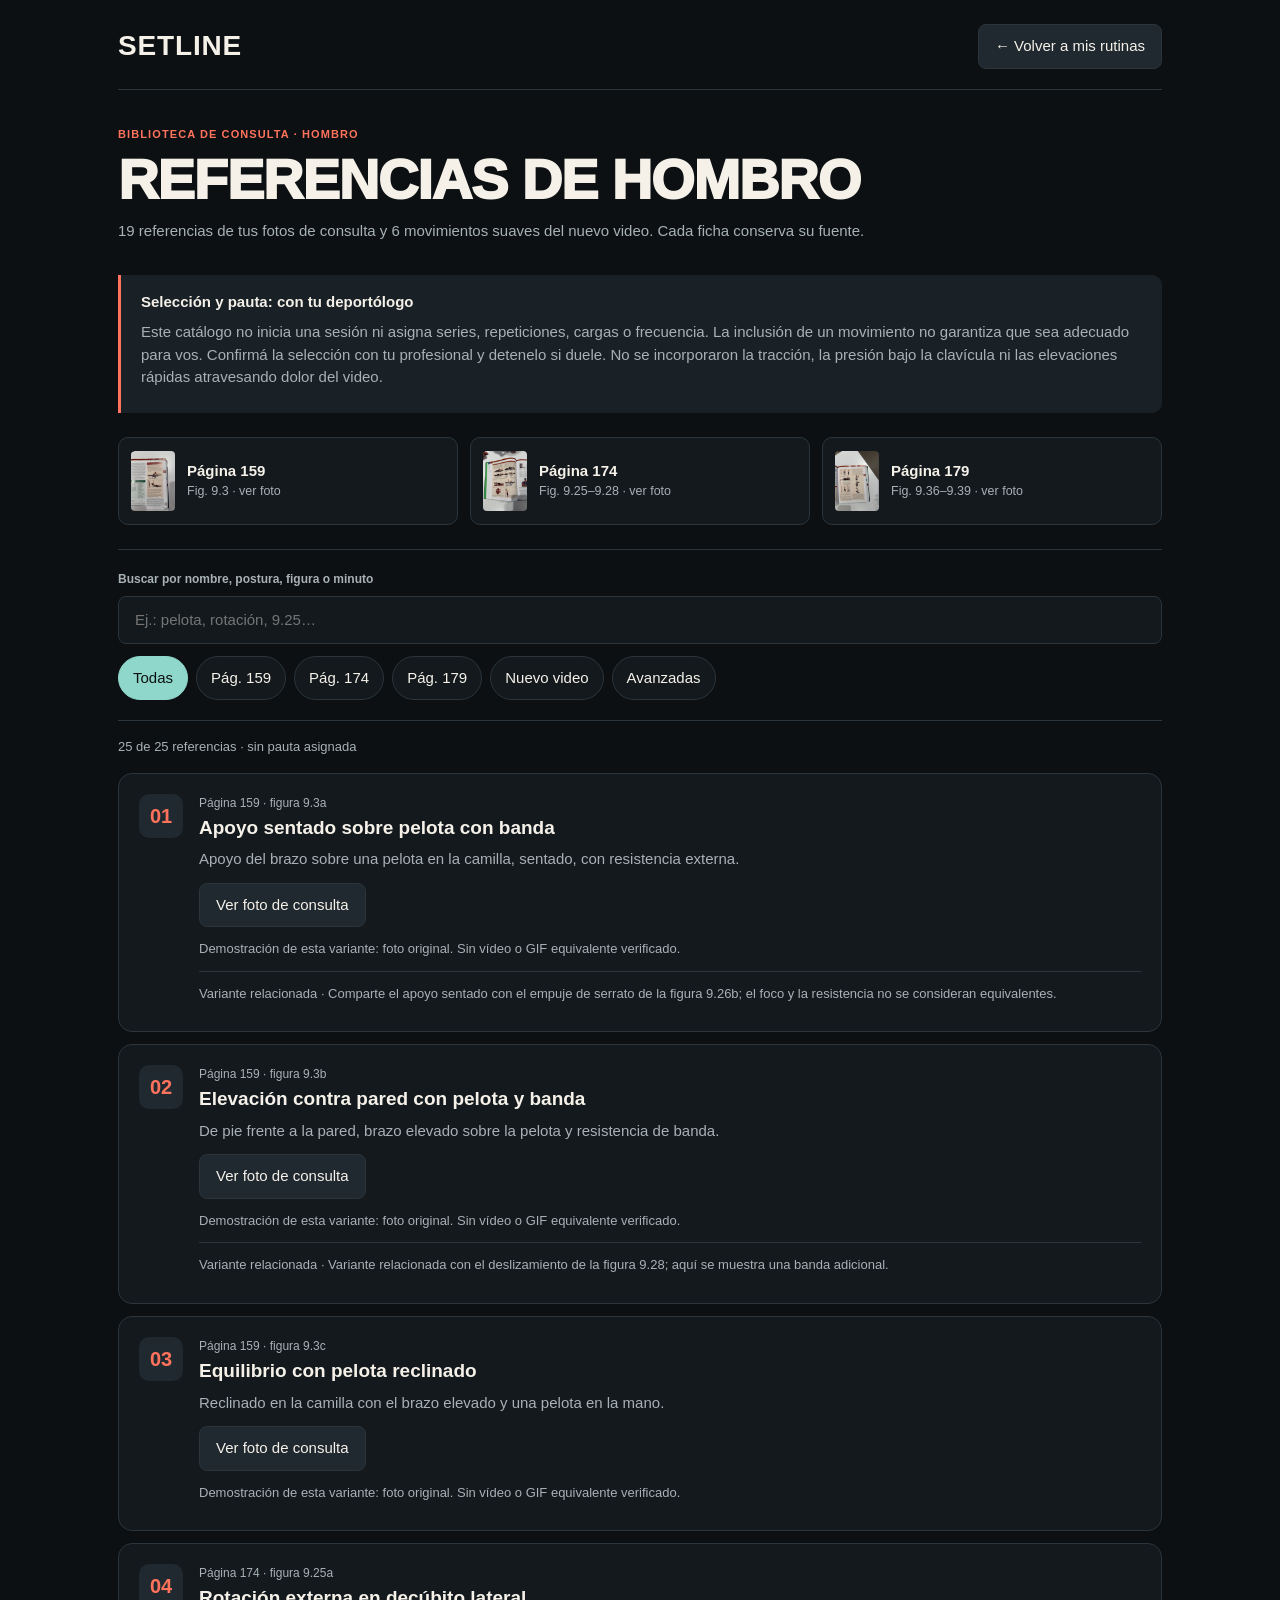
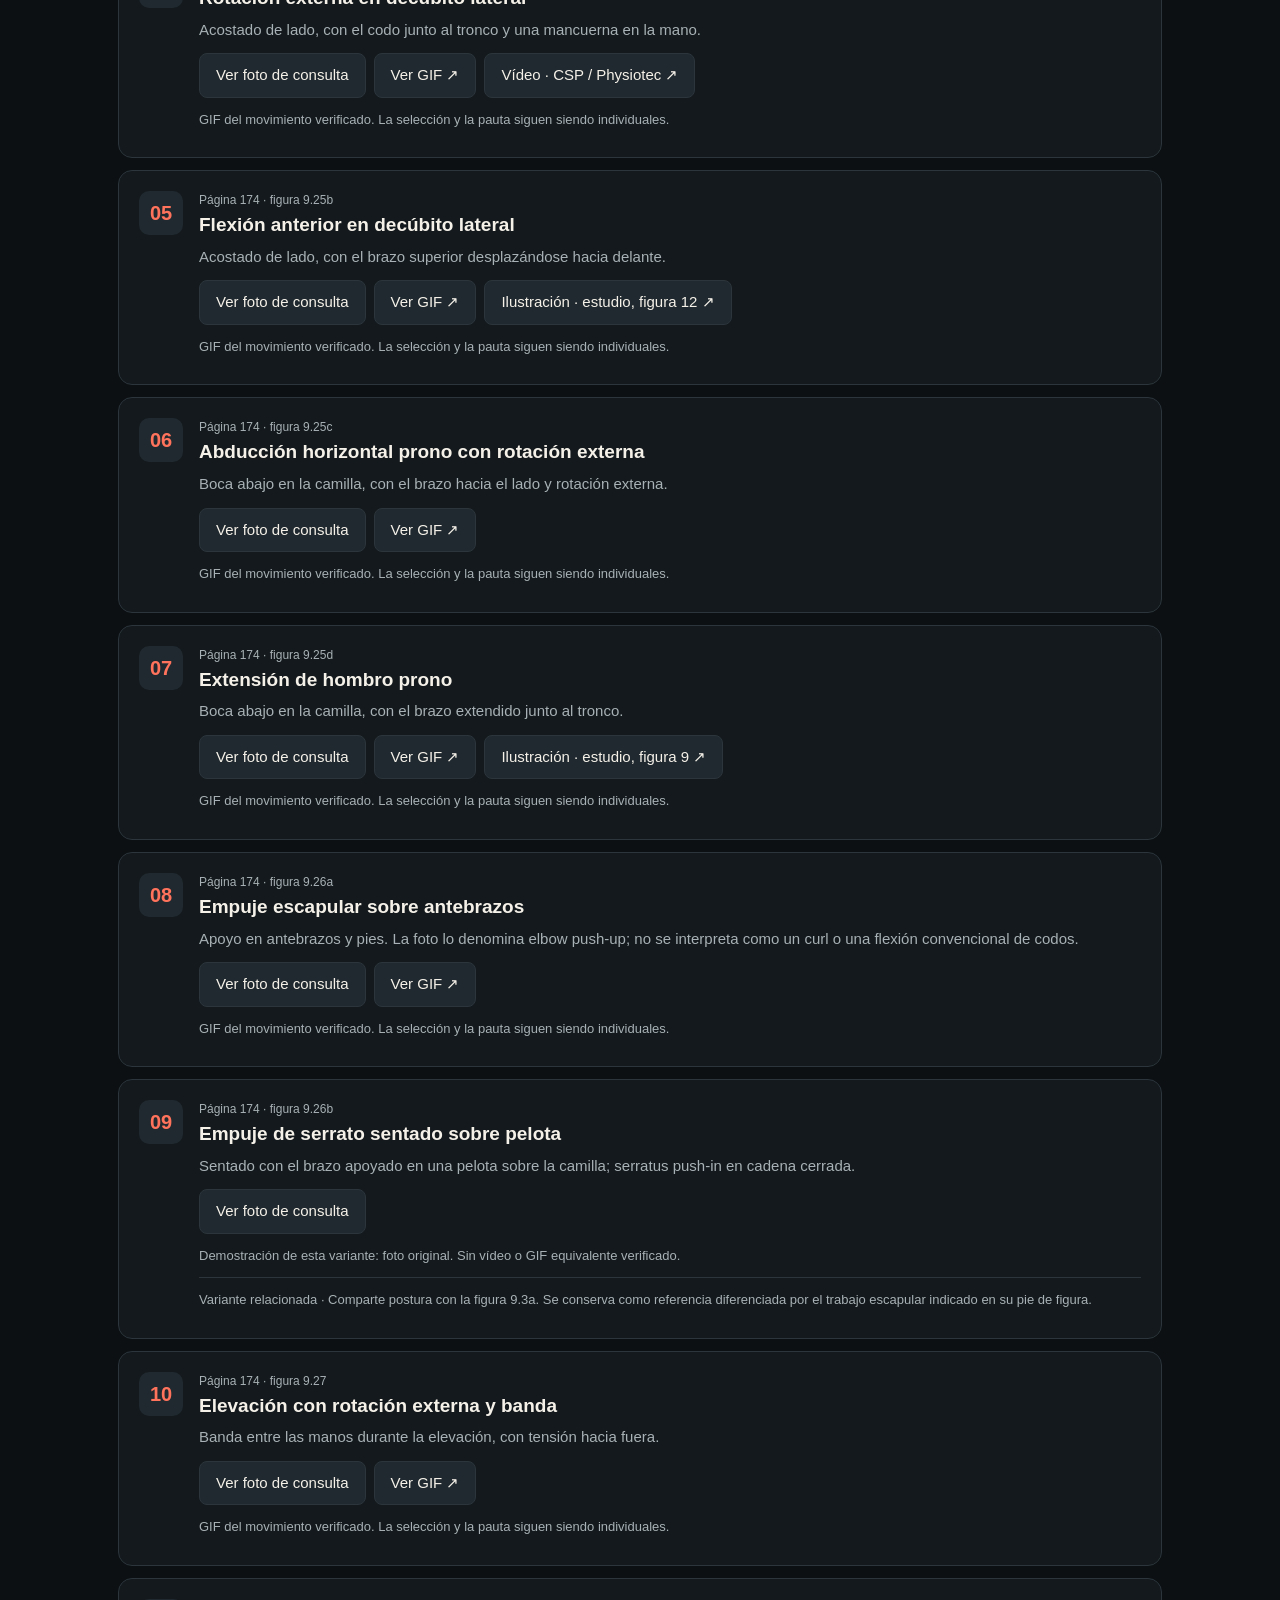
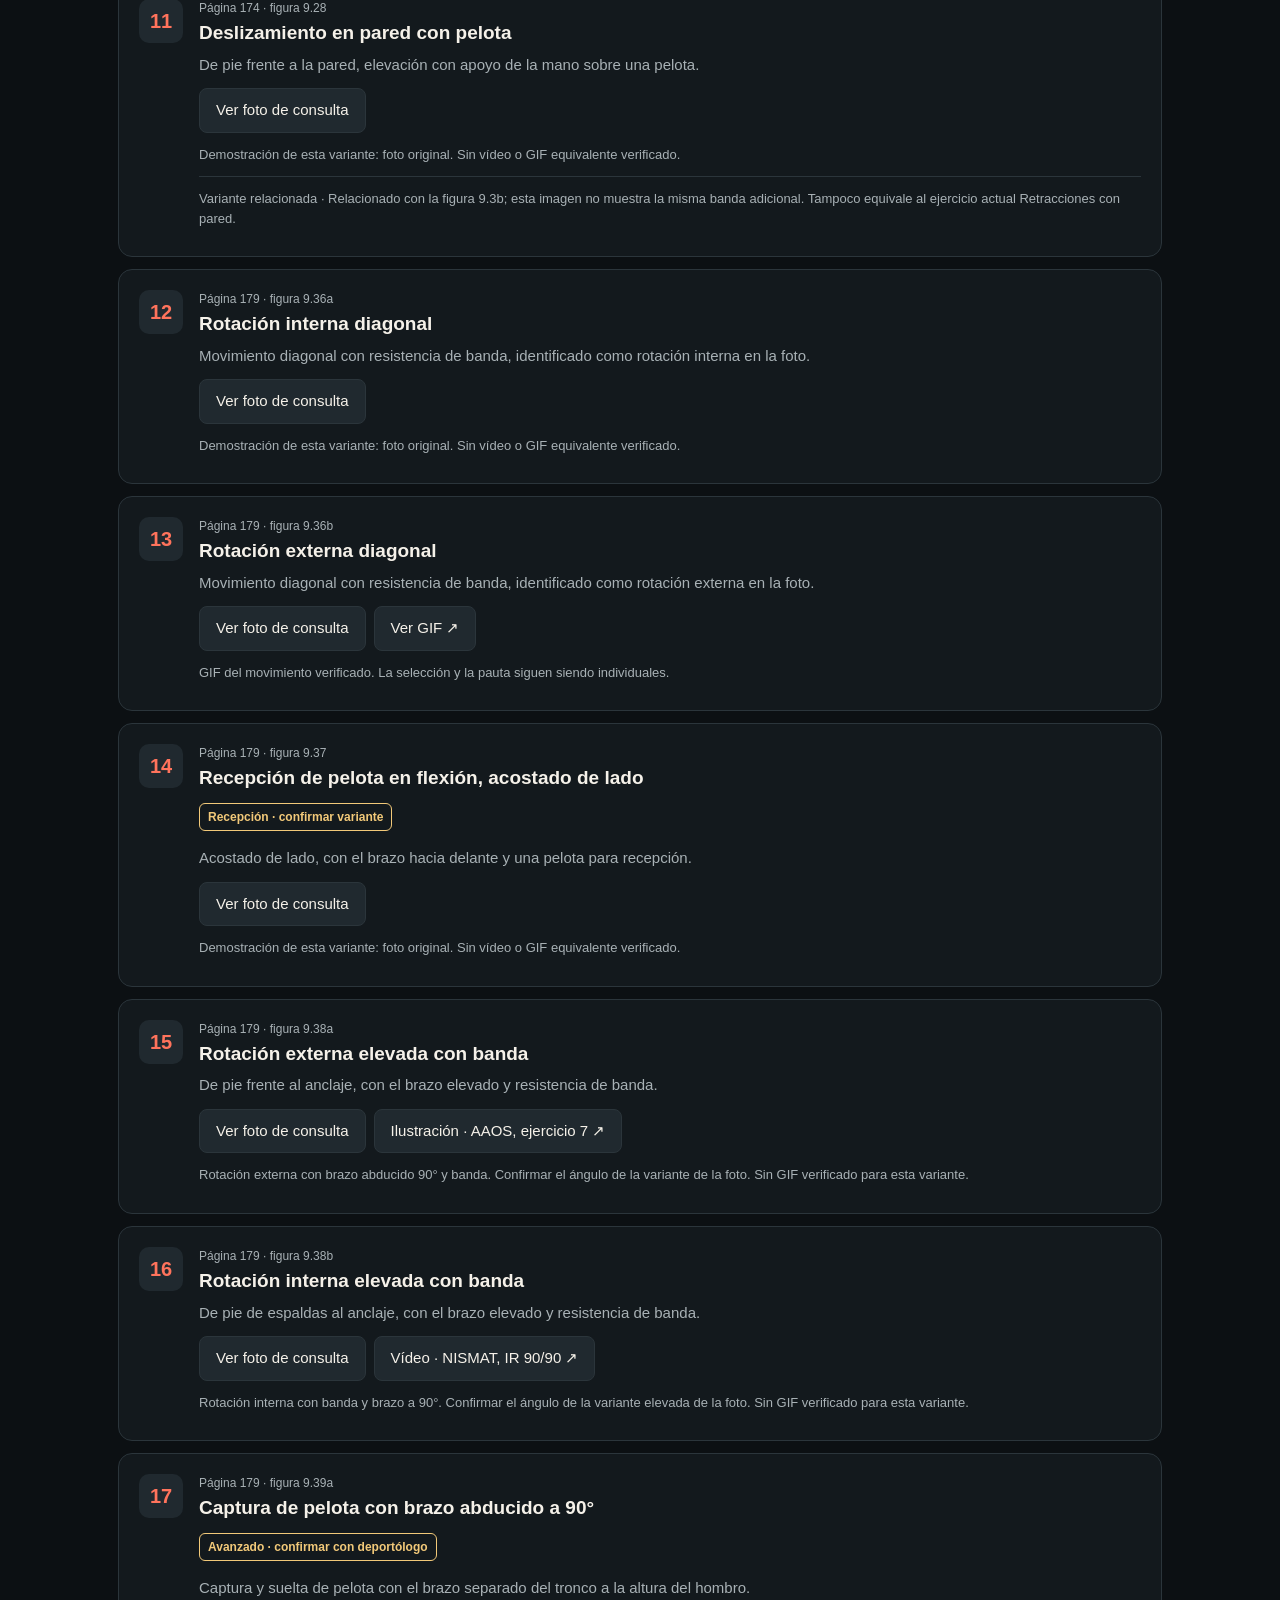
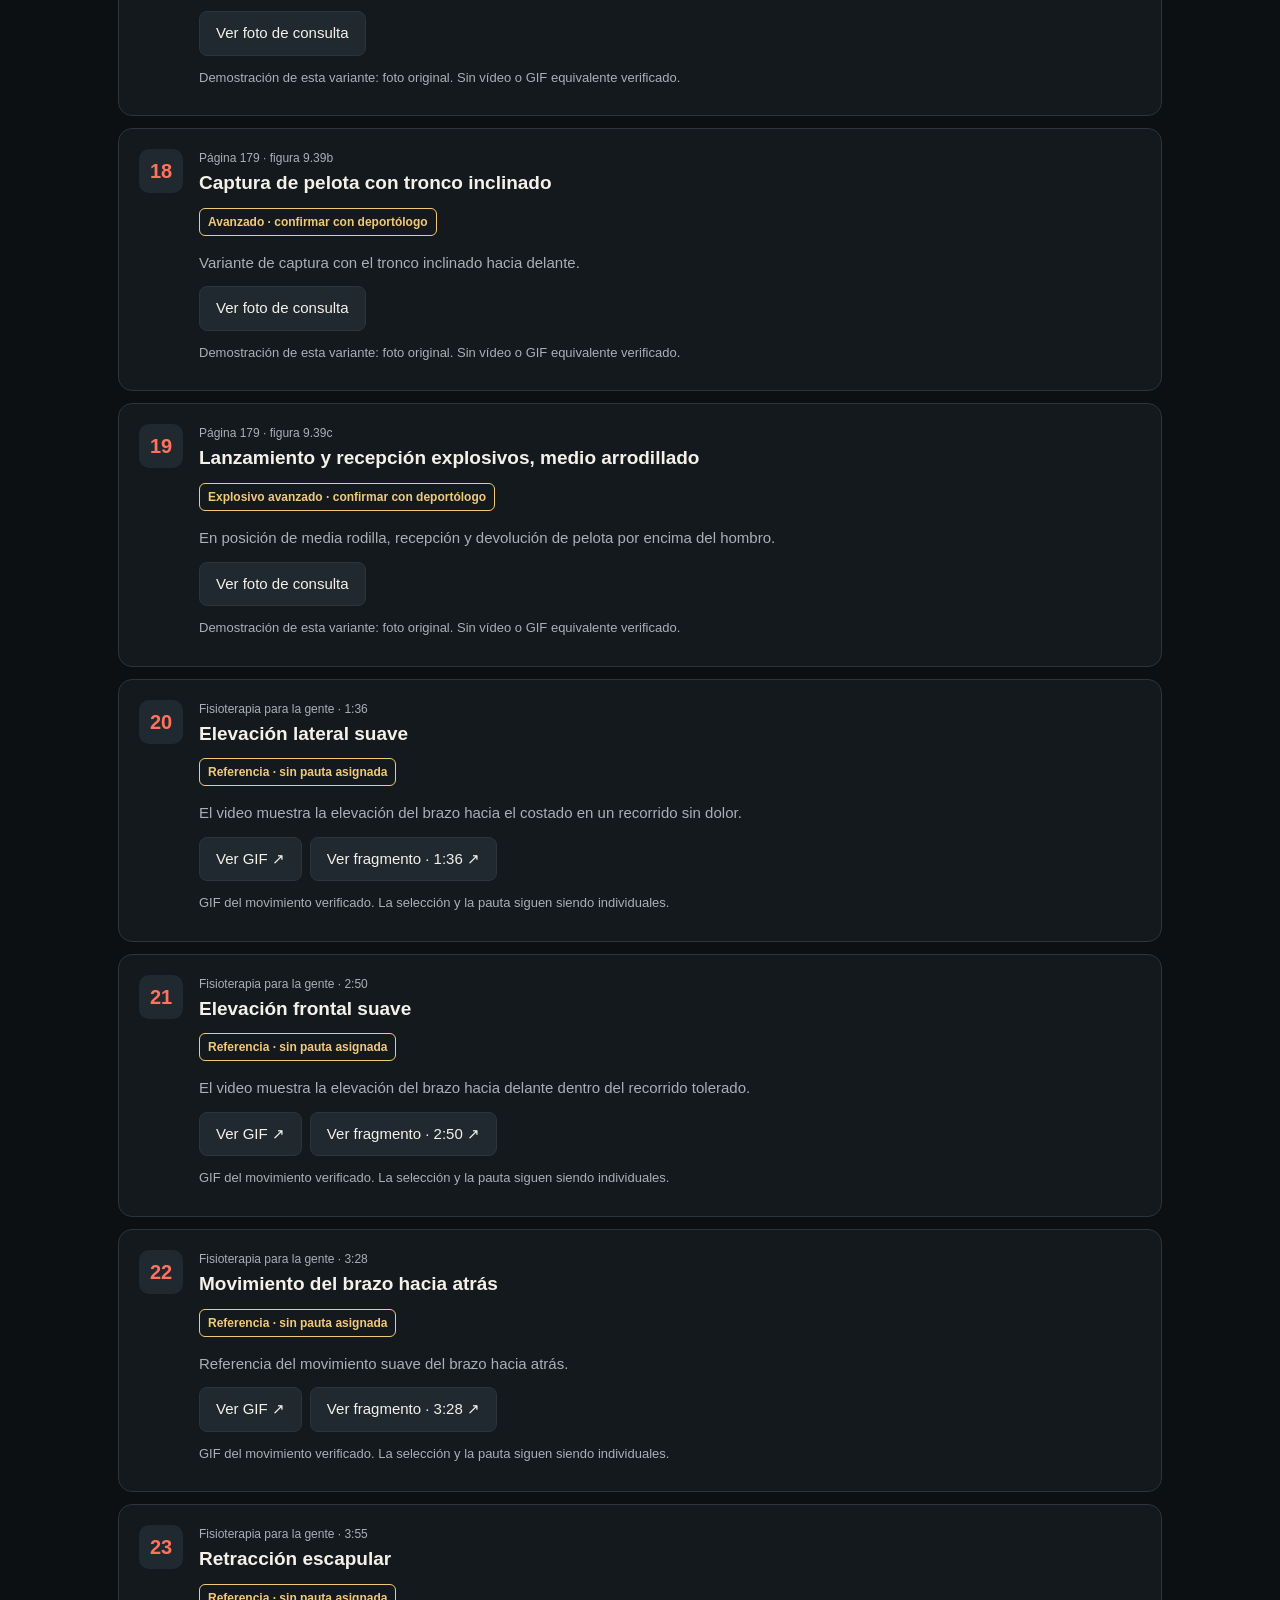
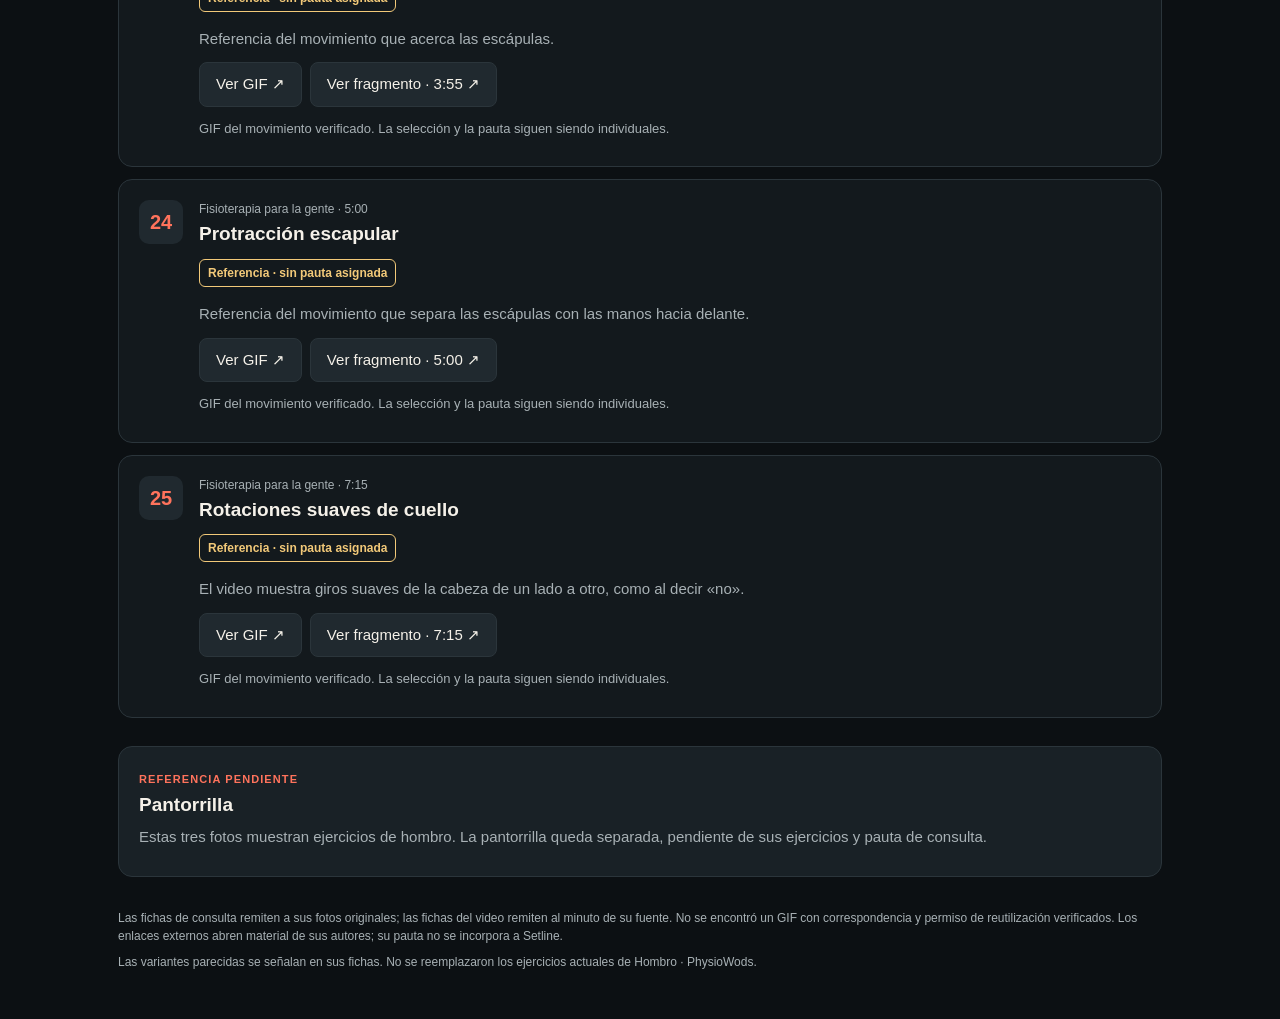
<file: catalog.html>
<!doctype html>
<html lang="es">
<head>
  <meta charset="utf-8">
  <meta name="viewport" content="width=device-width, initial-scale=1, viewport-fit=cover">
  <meta name="theme-color" content="#0c1013">
  <title>Setline — Referencias de hombro</title>
  <link rel="icon" href="./assets/icons/icon.svg" type="image/svg+xml">
  <link rel="manifest" href="./manifest.webmanifest">
  <style>
    :root { color-scheme: dark; --bg:#0c1013; --surface:#13191d; --raised:#192126; --soft:#20292f; --line:#2b353b; --text:#f5f1e9; --muted:#a8b1b5; --accent:#ff735c; --mint:#8ed7ca; --amber:#f2c979; }
    * { box-sizing:border-box; } [hidden] { display:none !important; }
    body { margin:0; background:var(--bg); color:var(--text); font:15px/1.5 ui-sans-serif,-apple-system,BlinkMacSystemFont,"Segoe UI",sans-serif; }
    button,input,a { font:inherit; touch-action:manipulation; } button { cursor:pointer; } a { color:var(--mint); } button,input { color:inherit; }
    :focus-visible { outline:3px solid var(--mint); outline-offset:3px; }
    .skip { position:fixed; top:-100px; left:8px; z-index:5; padding:12px; background:var(--text); color:var(--bg); } .skip:focus { top:8px; }
    .shell { max-width:1100px; margin:auto; padding:24px 28px max(40px,env(safe-area-inset-bottom)); }
    .top { display:flex; align-items:center; justify-content:space-between; gap:16px; border-bottom:1px solid var(--line); padding-bottom:20px; }
    .brand { color:var(--text); text-decoration:none; font-family:"DIN Condensed","Arial Narrow",sans-serif; font-size:28px; font-weight:900; letter-spacing:.03em; }
    .button { display:inline-flex; align-items:center; justify-content:center; min-height:44px; padding:10px 16px; border:1px solid var(--line); border-radius:8px; background:var(--soft); color:var(--text); text-decoration:none; }
    .button:hover { border-color:var(--mint); } .eyebrow { color:var(--accent); font-size:11px; letter-spacing:.1em; font-weight:800; text-transform:uppercase; }
    .intro { padding:32px 0 24px; max-width:760px; } h1 { margin:8px 0 12px; font:950 clamp(34px,6vw,56px)/1 "DIN Condensed","Avenir Next Condensed","Arial Narrow",sans-serif; text-transform:uppercase; letter-spacing:-.02em; } p { margin:8px 0; }
    .intro p,.note { color:var(--muted); } .callout { border-left:3px solid var(--accent); background:var(--raised); padding:16px 20px; border-radius:0 10px 10px 0; } .callout p { color:var(--muted); }
    .sources { display:flex; gap:12px; flex-wrap:wrap; margin:24px 0; } .source { flex:1; display:flex; align-items:center; gap:12px; padding:12px; background:var(--surface); border:1px solid var(--line); border-radius:10px; text-align:left; min-width:210px; min-height:88px; }
    .source img { width:44px; height:60px; object-fit:cover; border-radius:4px; } .source strong,.source small { display:block; } .source small { color:var(--muted); } .source:hover { border-color:var(--mint); }
    .tools { padding:20px 0; border-top:1px solid var(--line); border-bottom:1px solid var(--line); } label { display:block; font-size:12px; color:var(--muted); font-weight:700; margin-bottom:8px; } input { width:100%; min-height:48px; padding:12px 16px; background:var(--surface); border:1px solid var(--line); border-radius:8px; }
    .filters { display:flex; gap:8px; flex-wrap:wrap; margin-top:12px; } .filter { min-height:44px; padding:8px 14px; border-radius:24px; border:1px solid var(--line); background:var(--surface); } .filter[aria-pressed="true"] { background:var(--mint); border-color:var(--mint); color:var(--bg); }
    .count { color:var(--muted); font-size:13px; margin:16px 0; } .list { list-style:none; padding:0; margin:0; display:grid; gap:12px; }
    .card { display:grid; grid-template-columns:44px minmax(0,1fr); gap:16px; padding:20px; background:var(--surface); border:1px solid var(--line); border-radius:14px; } .number { display:grid; place-items:center; width:44px; height:44px; background:var(--soft); color:var(--accent); border-radius:10px; font-size:20px; font-weight:900; font-variant-numeric:tabular-nums; }
    h2 { margin:4px 0 8px; font-size:19px; line-height:1.3; } .meta { font-size:12px; color:var(--muted); } .description { color:var(--muted); margin-bottom:12px; } .tag { display:inline-block; margin:4px 0 8px; padding:4px 8px; border:1px solid var(--amber); border-radius:6px; color:var(--amber); font-size:12px; font-weight:700; }
    .actions { display:flex; flex-wrap:wrap; gap:8px; } .media-note,.related { color:var(--muted); font-size:13px; margin-top:12px; } .related { padding-top:12px; border-top:1px solid var(--line); }
    .empty { padding:24px; background:var(--surface); border:1px solid var(--line); border-radius:10px; } .empty h2 { margin-top:0; }
    .separate { margin-top:28px; padding:20px; background:var(--raised); border-radius:14px; border:1px solid var(--line); } .separate p { color:var(--muted); } footer { padding-top:24px; color:var(--muted); font-size:12px; }
    dialog { width:min(920px,calc(100vw - 24px)); max-height:calc(100dvh - 24px); padding:16px; background:var(--surface); color:var(--text); border:1px solid var(--line); border-radius:14px; overflow:auto; } dialog::backdrop { background:rgba(0,0,0,.85); } body:has(dialog[open]) { overflow:hidden; } .dialog-head { display:flex; align-items:center; justify-content:space-between; gap:16px; } dialog img { display:block; max-width:100%; height:auto; margin:16px auto; } .dialog-note { color:var(--muted); font-size:13px; }
    @media(max-width:620px) { .shell { padding:16px 12px 32px; } .intro { padding-top:24px; } .card { padding:16px 12px; gap:12px; grid-template-columns:36px minmax(0,1fr); } .number { width:36px; height:36px; font-size:17px; } h2 { font-size:17px; } .source { min-width:100%; } .button { padding:10px 12px; } .top { gap:8px; } }
    @media(prefers-reduced-motion:reduce) { * { scroll-behavior:auto !important; } }
  </style>
</head>
<body>
  <a class="skip" href="#catalog-list">Saltar al catálogo</a>
  <div class="shell">
    <header class="top"><a class="brand" href="./index.html">SETLINE</a><a class="button" href="./index.html">← Volver a mis rutinas</a></header>
    <main>
      <div class="intro"><span class="eyebrow">Biblioteca de consulta · hombro</span><h1>Referencias de hombro</h1><p>19 referencias de tus fotos de consulta y 6 movimientos suaves del nuevo video. Cada ficha conserva su fuente.</p></div>
      <div class="callout"><strong>Selección y pauta: con tu deportólogo</strong><p>Este catálogo no inicia una sesión ni asigna series, repeticiones, cargas o frecuencia. La inclusión de un movimiento no garantiza que sea adecuado para vos. Confirmá la selección con tu profesional y detenelo si duele. No se incorporaron la tracción, la presión bajo la clavícula ni las elevaciones rápidas atravesando dolor del video.</p></div>
      <div class="sources" id="source-photos" aria-label="Fotos originales de consulta"></div>
      <section class="tools" aria-label="Buscar y filtrar referencias">
        <label for="catalog-search">Buscar por nombre, postura, figura o minuto</label><input id="catalog-search" type="search" placeholder="Ej.: pelota, rotación, 9.25…" autocomplete="off">
        <div class="filters" aria-label="Filtrar referencias"><button class="filter" data-filter="all" aria-pressed="true">Todas</button><button class="filter" data-filter="p159" aria-pressed="false">Pág. 159</button><button class="filter" data-filter="p174" aria-pressed="false">Pág. 174</button><button class="filter" data-filter="p179" aria-pressed="false">Pág. 179</button><button class="filter" data-filter="video-ufu" aria-pressed="false">Nuevo video</button><button class="filter" data-filter="advanced" aria-pressed="false">Avanzadas</button></div>
      </section>
      <p class="count" id="catalog-count" role="status">Cargando referencias…</p>
      <ol class="list" id="catalog-list" tabindex="-1" aria-label="Ejercicios de referencia"></ol>
      <div class="empty" id="catalog-empty" hidden><h2>Sin coincidencias</h2><p>Prueba otra palabra o muestra todas las referencias.</p><button class="button" id="clear-filters">Mostrar todas</button></div>
      <div class="empty" id="catalog-error" role="alert" hidden><h2>No se pudo cargar el catálogo</h2><p>Vuelve a intentarlo con conexión. Tus rutinas y registros siguen disponibles.</p><button class="button" id="retry-catalog">Reintentar</button></div>
      <section class="separate" aria-labelledby="calf-title"><span class="eyebrow">Referencia pendiente</span><h2 id="calf-title">Pantorrilla</h2><p>Estas tres fotos muestran ejercicios de hombro. La pantorrilla queda separada, pendiente de sus ejercicios y pauta de consulta.</p></section>
      <footer><p>Las fichas de consulta remiten a sus fotos originales; las fichas del video remiten al minuto de su fuente. No se encontró un GIF con correspondencia y permiso de reutilización verificados. Los enlaces externos abren material de sus autores; su pauta no se incorpora a Setline.</p><p>Las variantes parecidas se señalan en sus fichas. No se reemplazaron los ejercicios actuales de Hombro · PhysioWods.</p></footer>
    </main>
  </div>
  <dialog id="photo-viewer" aria-labelledby="photo-title"><div class="dialog-head"><h2 id="photo-title">Foto de consulta</h2><button class="button" id="photo-close" autofocus>Cerrar</button></div><p class="dialog-note">Página original aportada en consulta. Usa la figura indicada en la ficha para localizar el movimiento.</p><img id="photo-image" alt=""><p id="photo-error" role="status" hidden>No se pudo cargar la foto.</p><a id="photo-original" target="_blank" rel="noopener noreferrer">Abrir foto a tamaño completo ↗</a></dialog>
  <script src="./assets/consultation/catalog.js"></script>
</body>
</html>
</file>
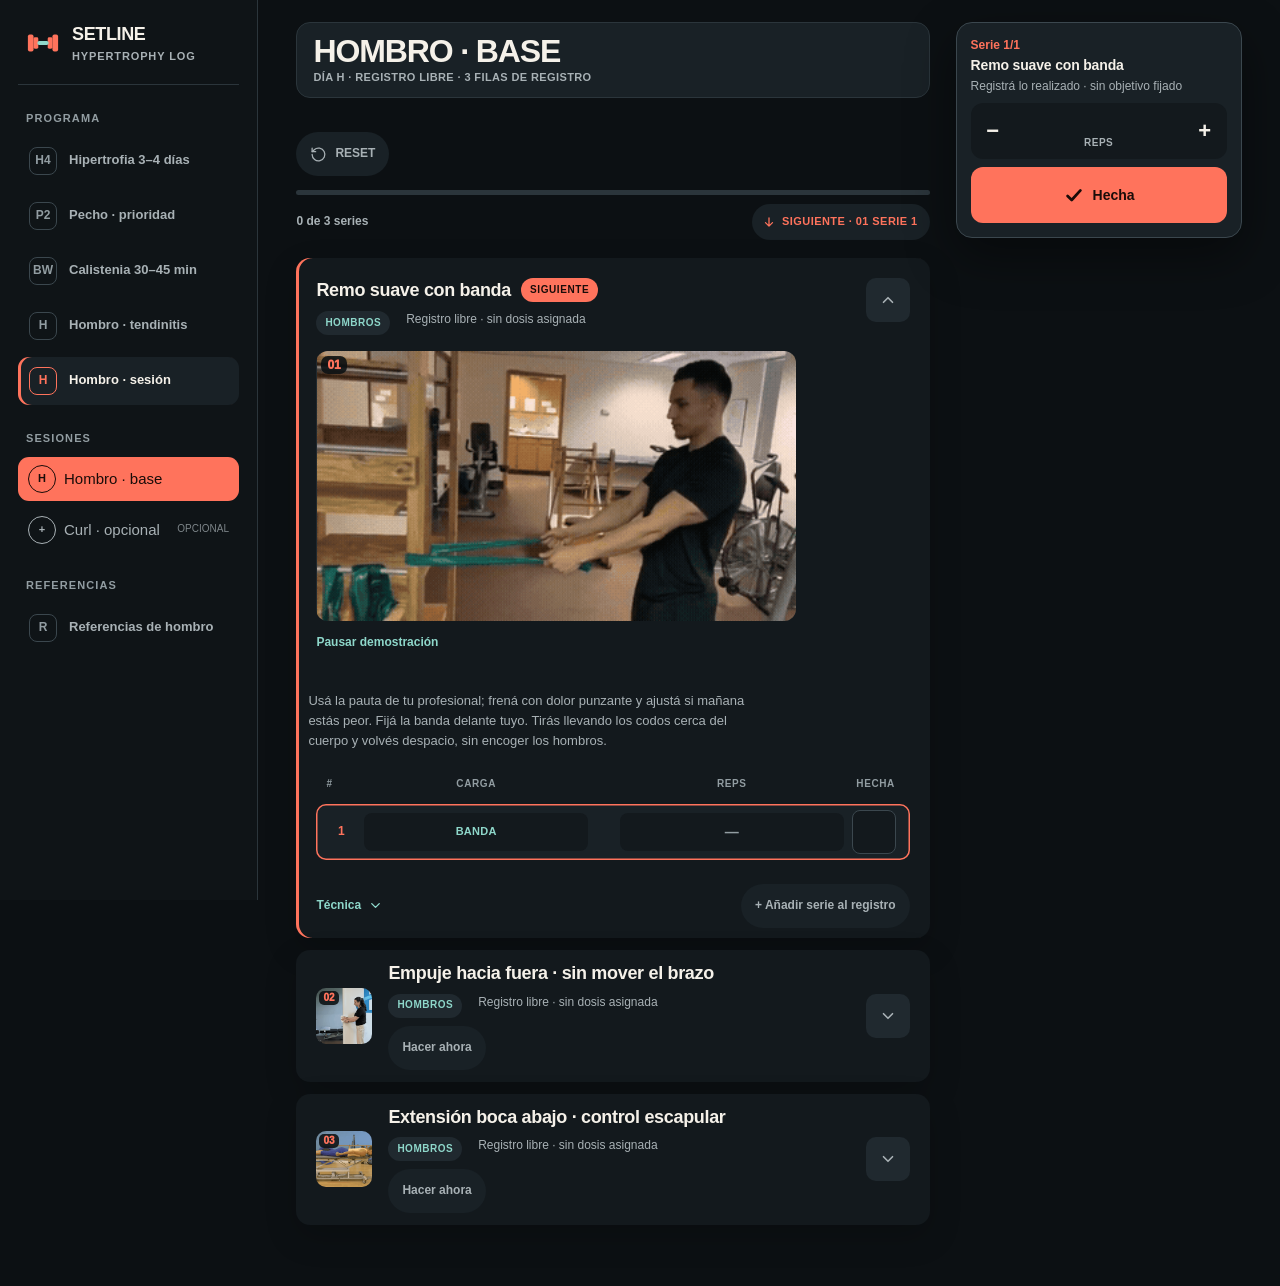
<file: guide.html>
<!doctype html><html lang="es"><head><meta charset="utf-8"><meta name="viewport" content="width=device-width,initial-scale=1"><title>Entrenar hombro · Setline</title><meta http-equiv="refresh" content="0;url=./index.html?program=shoulder-focus"></head><body><a href="./index.html?program=shoulder-focus">Entrar a Entrenar hombro</a><script>location.replace("./index.html?program=shoulder-focus")</script></body></html>
</file>
